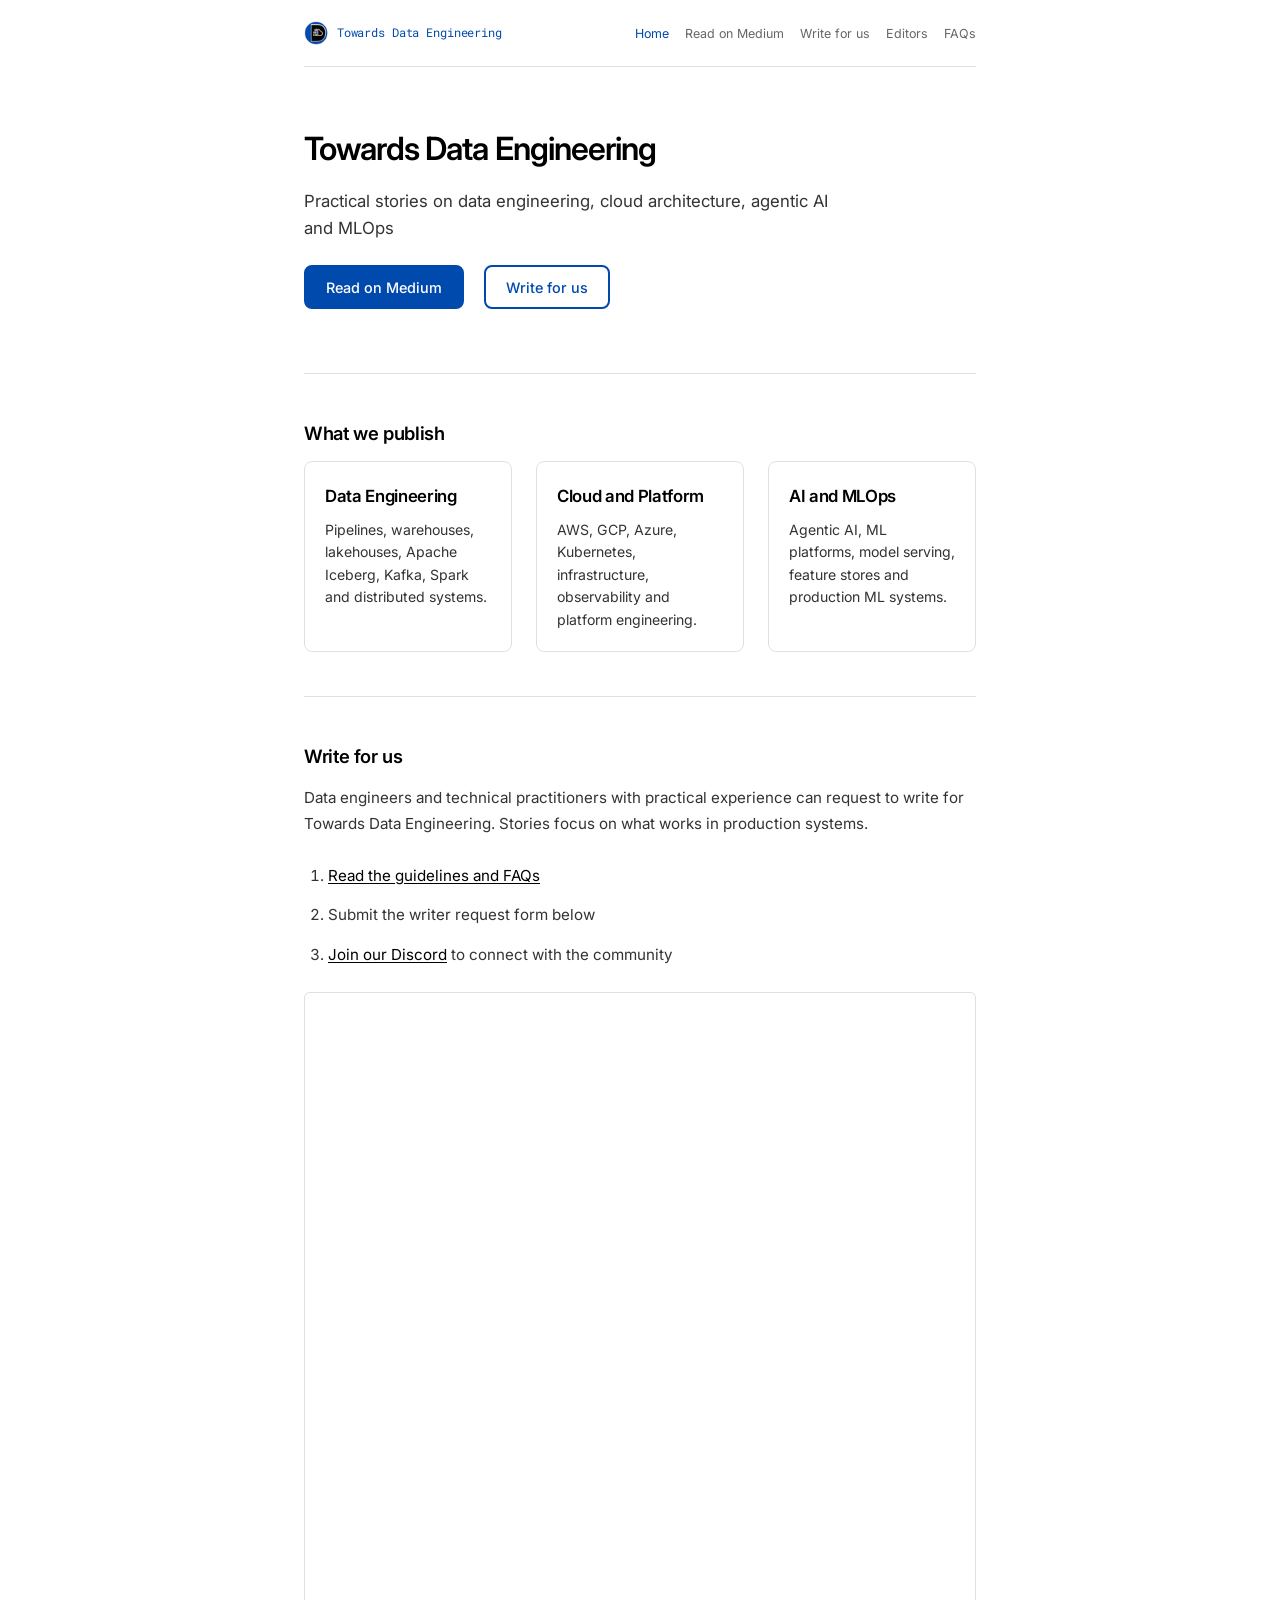
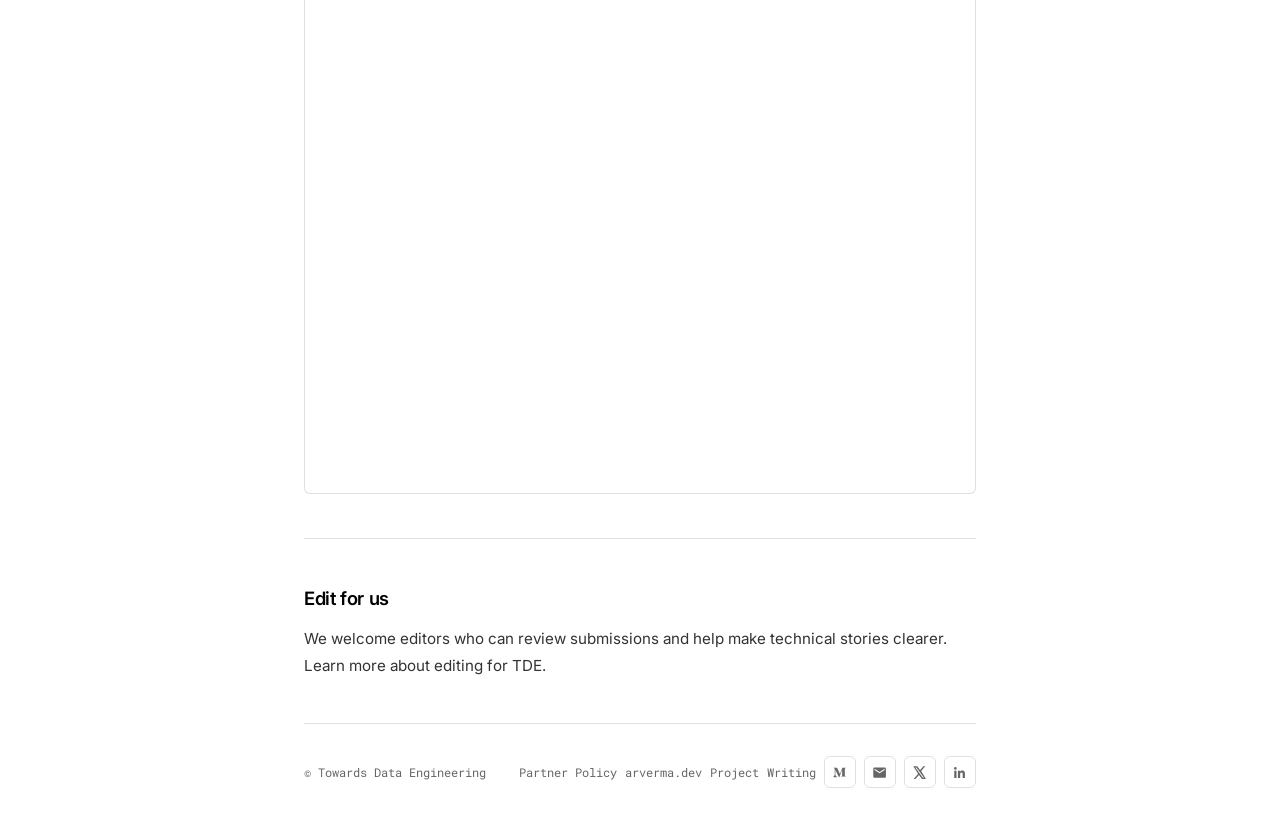
<file: index.html>
<!DOCTYPE html>
<html lang="en">
  <head>
    <meta charset="utf-8" />
    <meta name="viewport" content="width=device-width, initial-scale=1" />
    <title>Towards Data Engineering | Data Engineering on Medium</title>
    <meta
      name="description"
      content="Towards Data Engineering is a Medium publication on data engineering, cloud, AI and MLOps. Read practical stories or write for us."
    />
    <meta name="robots" content="index, follow" />
    <link rel="canonical" href="https://tde.arverma.dev/" />
    <meta property="og:type" content="website" />
    <meta property="og:site_name" content="Towards Data Engineering" />
    <meta property="og:title" content="Towards Data Engineering | Data Engineering on Medium" />
    <meta
      property="og:description"
      content="Towards Data Engineering is a Medium publication on data engineering, cloud, AI and MLOps. Read practical stories or write for us."
    />
    <meta property="og:url" content="https://tde.arverma.dev/" />
    <meta property="og:image" content="https://tde.arverma.dev/assets/og-image.png" />
    <meta property="og:image:width" content="1200" />
    <meta property="og:image:height" content="630" />
    <meta property="og:image:type" content="image/png" />
    <meta name="twitter:card" content="summary_large_image" />
    <meta name="twitter:title" content="Towards Data Engineering | Data Engineering on Medium" />
    <meta
      name="twitter:description"
      content="Towards Data Engineering is a Medium publication on data engineering, cloud, AI and MLOps. Read practical stories or write for us."
    />
    <meta name="twitter:image" content="https://tde.arverma.dev/assets/og-image.png" />
    <script type="application/ld+json">
      {
        "@context": "https://schema.org",
        "@graph": [
          {
            "@type": "Organization",
            "@id": "https://tde.arverma.dev/#organization",
            "name": "Towards Data Engineering",
            "url": "https://tde.arverma.dev/",
            "logo": "https://tde.arverma.dev/assets/icon-192.png",
            "email": "towardsdataengg@gmail.com",
            "founder": {
              "@type": "Person",
              "@id": "https://arverma.dev/#person",
              "name": "Aman Ranjan Verma",
              "url": "https://arverma.dev/",
              "sameAs": ["https://x.com/100pebhari"]
            },
            "sameAs": [
              "https://medium.com/towards-data-engineering",
              "https://x.com/TowardsDataEngg",
              "https://www.linkedin.com/company/towards-data-engineering/"
            ]
          },
          {
            "@type": "WebSite",
            "@id": "https://tde.arverma.dev/#website",
            "url": "https://tde.arverma.dev/",
            "name": "Towards Data Engineering",
            "publisher": { "@id": "https://tde.arverma.dev/#organization" }
          },
          {
            "@type": "WebPage",
            "@id": "https://tde.arverma.dev/#webpage",
            "url": "https://tde.arverma.dev/",
            "name": "Towards Data Engineering | Data Engineering on Medium",
            "description": "Towards Data Engineering is a Medium publication on data engineering, cloud, AI and MLOps. Read practical stories or write for us.",
            "isPartOf": { "@id": "https://tde.arverma.dev/#website" },
            "about": { "@id": "https://tde.arverma.dev/#organization" }
          }
        ]
      }
    </script>
    <link rel="icon" href="assets/favicon-32.png" type="image/png" sizes="32x32" />
    <link rel="icon" href="assets/favicon.png" type="image/png" sizes="any" />
    <link rel="apple-touch-icon" href="assets/apple-touch-icon.png" />
    <link rel="preconnect" href="https://fonts.googleapis.com" />
    <link rel="preconnect" href="https://fonts.gstatic.com" crossorigin />
    <link
      href="https://fonts.googleapis.com/css2?family=Inter:wght@400;500;600&family=Roboto+Mono:wght@400;500&display=swap"
      rel="stylesheet"
    />
    <link rel="stylesheet" href="css/global.css" />
  </head>
  <body>
    <a class="skip-link" href="#main">Skip to content</a>
    <div class="page">
      <nav class="nav" aria-label="Primary">
        <a class="nav-brand" href="/">
          <img
            class="nav-mark"
            src="assets/favicon-32.png"
            width="28"
            height="28"
            alt="Towards Data Engineering logo"
          />
          <span class="nav-logo">Towards Data Engineering</span>
        </a>
        <ul class="nav-links">
          <li><a href="/" aria-current="page">Home</a></li>
          <li><a href="https://medium.com/towards-data-engineering" target="_blank" rel="noopener">Read on Medium</a></li>
          <li><a href="#write">Write for us</a></li>
          <li><a href="editors.html">Editors</a></li>
          <li><a href="faqs.html">FAQs</a></li>
        </ul>
      </nav>

      <main id="main">
        <header class="hero">
          <h1 class="hero-name">Towards Data Engineering</h1>
          <p class="hero-tagline">
            Practical stories on data engineering, cloud architecture, agentic AI and MLOps
          </p>
          <div class="hero-actions">
            <a class="button button-primary" href="https://medium.com/towards-data-engineering" target="_blank" rel="noopener">Read on Medium</a>
            <a class="button button-secondary" href="#write">Write for us</a>
          </div>
        </header>

        <section class="section">
          <h2 class="section-title">What we publish</h2>
          <ul class="topic-list">
            <li class="topic-item">
              <h3 class="topic-name">Data Engineering</h3>
              <p class="topic-desc">Pipelines, warehouses, lakehouses, Apache Iceberg, Kafka, Spark and distributed systems.</p>
            </li>
            <li class="topic-item">
              <h3 class="topic-name">Cloud and Platform</h3>
              <p class="topic-desc">AWS, GCP, Azure, Kubernetes, infrastructure, observability and platform engineering.</p>
            </li>
            <li class="topic-item">
              <h3 class="topic-name">AI and MLOps</h3>
              <p class="topic-desc">Agentic AI, ML platforms, model serving, feature stores and production ML systems.</p>
            </li>
          </ul>
        </section>

        <section class="section" id="write">
          <h2 class="section-title">Write for us</h2>
          <p class="section-body">
            Data engineers and technical practitioners with practical experience can request to write for Towards Data Engineering. Stories focus on what works in production systems.
          </p>
          <ol class="steps-list">
            <li><a href="faqs.html">Read the guidelines and FAQs</a></li>
            <li>Submit the writer request form below</li>
            <li><a data-discord-link href="#">Join our Discord</a> to connect with the community</li>
          </ol>
          <div class="form-embed">
            <iframe
              src="https://docs.google.com/forms/d/e/1FAIpQLSeVCp8TaDkdbPjp7aX94Ck4LaxaVjkb65P8IfoFq_Y25jFF8w/viewform?embedded=true"
              title="Writer request form for Towards Data Engineering"
              loading="lazy"
            >
              Loading form...
            </iframe>
          </div>
        </section>

        <section class="section section-editors">
          <h2 class="section-title">Edit for us</h2>
          <p class="section-body">
            We welcome editors who can review submissions and help make technical stories clearer. <a href="editors.html">Learn more about editing for TDE</a>.
          </p>
        </section>
      </main>

      <footer class="footer">
        <span>© Towards Data Engineering</span>
        <nav class="footer-links" aria-label="Footer">
          <a href="partner-policy.html">Partner Policy</a>
          <a href="https://arverma.dev/" target="_blank" rel="noopener">arverma.dev</a>
          <a href="https://arverma.dev/projects/towards-data-engineering/" target="_blank" rel="noopener">Project</a>
          <a href="https://arverma.dev/writing/" target="_blank" rel="noopener">Writing</a>
          <a
            class="icon-link"
            href="https://medium.com/towards-data-engineering"
            target="_blank"
            rel="noopener noreferrer"
            aria-label="Read Towards Data Engineering on Medium"
            title="Medium"
          >
            <svg viewBox="0 0 24 24" aria-hidden="true">
              <path
                d="M4.07 6.18c.1-.4-.1-.8-.5-.95L2.2 4.6v-.35h5.8l4.48 9.85 3.94-9.85H22v.35l-1.55.75c-.13.05-.2.18-.2.32v10.9c0 .14.07.27.2.32l1.5.75v.35h-7.56v-.35l1.56-.76c.15-.07.15-.14.15-.32V7.7l-4.6 11.66h-.62L5.35 7.7v7.82c-.04.3.06.61.28.83l2.06 2.5v.35H2v-.35l2.06-2.5c.21-.22.3-.53.26-.83V6.18z"
              />
            </svg>
          </a>
          <a
            class="icon-link"
            href="mailto:towardsdataengg@gmail.com"
            aria-label="Email Towards Data Engineering"
            title="Email"
          >
            <svg viewBox="0 0 24 24" aria-hidden="true">
              <path
                d="M20 4H4c-1.1 0-2 .9-2 2v12c0 1.1.9 2 2 2h16c1.1 0 2-.9 2-2V6c0-1.1-.9-2-2-2zm0 4-8 5L4 8V6l8 5 8-5v2z"
              />
            </svg>
          </a>
          <a
            class="icon-link"
            href="https://x.com/TowardsDataEngg"
            target="_blank"
            rel="noopener noreferrer"
            aria-label="Follow Towards Data Engineering on X"
            title="X"
          >
            <svg viewBox="0 0 24 24" aria-hidden="true">
              <path
                d="M18.24 2H21l-6.55 7.49L22 22h-6.17l-4.83-6.32L5.4 22H2.63l7-8.01L2 2h6.32l4.36 5.78L18.24 2zm-1.08 18.1h1.7L7.01 3.8H5.18l11.98 16.3z"
              />
            </svg>
          </a>
          <a
            class="icon-link"
            href="https://www.linkedin.com/company/towards-data-engineering/"
            target="_blank"
            rel="noopener noreferrer"
            aria-label="Follow Towards Data Engineering on LinkedIn"
            title="LinkedIn"
          >
            <svg viewBox="0 0 24 24" aria-hidden="true">
              <path
                d="M20.45 20.45h-3.55v-5.57c0-1.33-.03-3.04-1.85-3.04-1.85 0-2.14 1.45-2.14 2.94v5.67H9.35V9h3.41v1.56h.05c.47-.9 1.63-1.85 3.37-1.85 3.6 0 4.27 2.37 4.27 5.46v6.28zM5.34 7.43a2.06 2.06 0 1 1 0-4.12 2.06 2.06 0 0 1 0 4.12zM7.12 20.45H3.56V9h3.56v11.45z"
              />
            </svg>
          </a>
        </nav>
      </footer>
    </div>
    <script src="js/site.js"></script>
  </body>
</html>
</file>
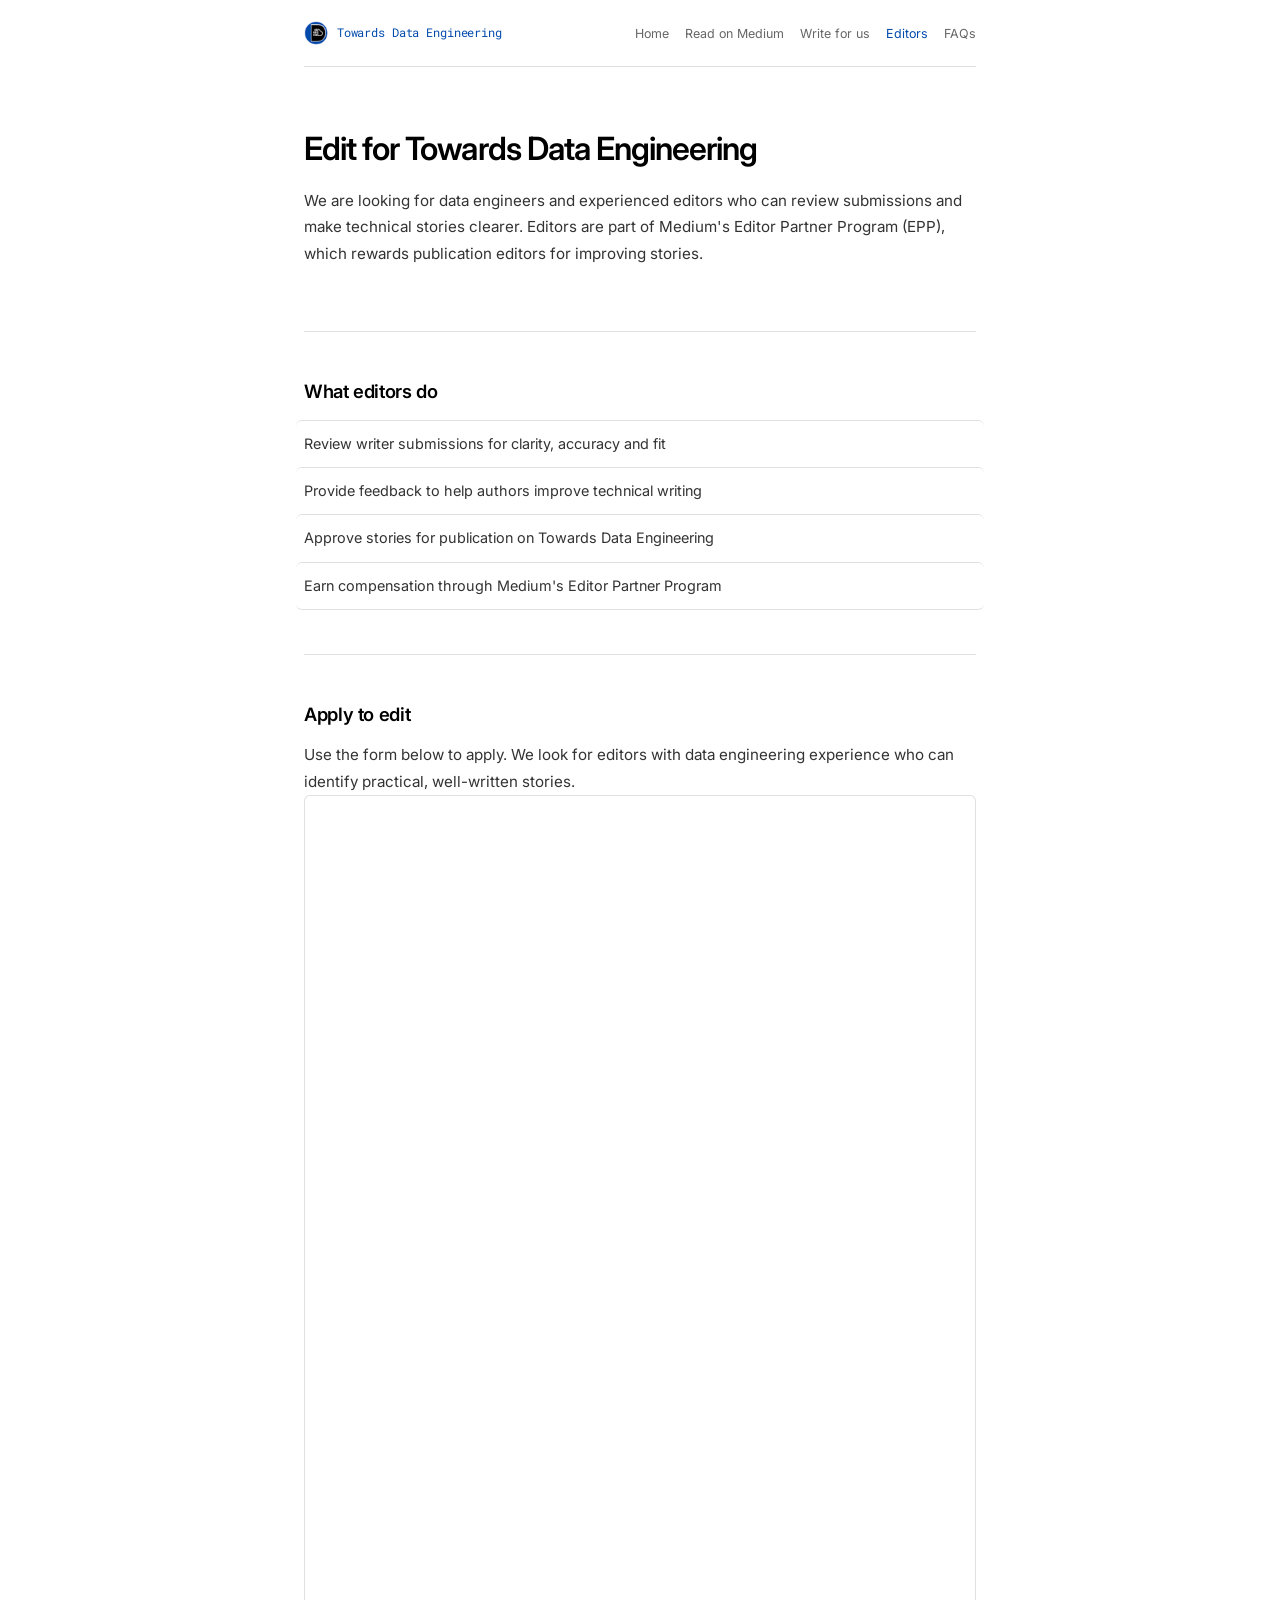
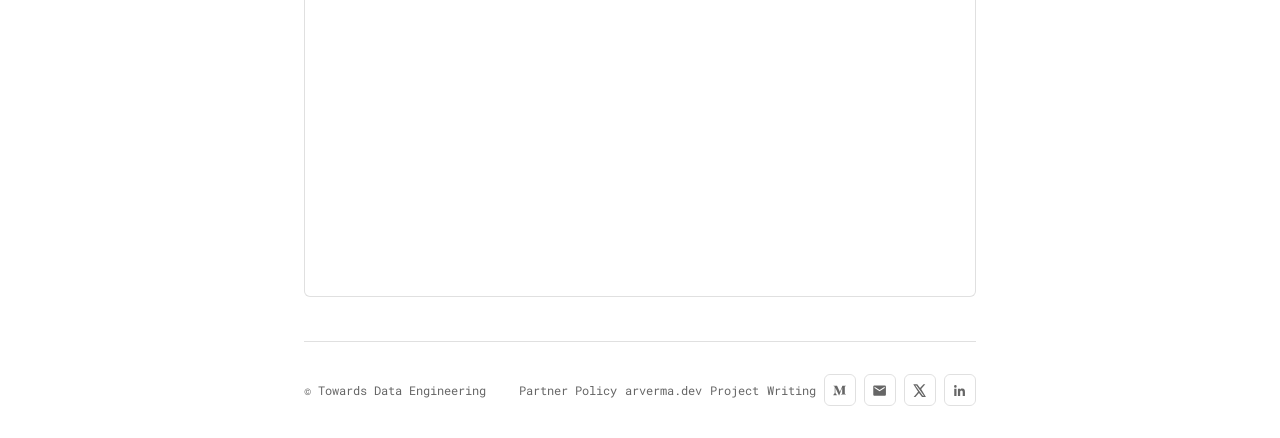
<file: editors.html>
<!DOCTYPE html>
<html lang="en">
  <head>
    <meta charset="utf-8" />
    <meta name="viewport" content="width=device-width, initial-scale=1" />
    <title>Edit for Towards Data Engineering Medium Publication</title>
    <meta
      name="description"
      content="Become an editor for Towards Data Engineering, a Medium publication. Review and improve data engineering stories."
    />
    <meta name="robots" content="index, follow" />
    <link rel="canonical" href="https://tde.arverma.dev/editors.html" />
    <meta property="og:type" content="website" />
    <meta property="og:site_name" content="Towards Data Engineering" />
    <meta property="og:title" content="Edit for Towards Data Engineering | Editors Wanted" />
    <meta
      property="og:description"
      content="Become an editor for Towards Data Engineering. Help review and improve data engineering stories on Medium."
    />
    <meta property="og:url" content="https://tde.arverma.dev/editors.html" />
    <meta property="og:image" content="https://tde.arverma.dev/assets/og-image.png" />
    <meta property="og:image:width" content="1200" />
    <meta property="og:image:height" content="630" />
    <meta property="og:image:type" content="image/png" />
    <meta name="twitter:card" content="summary_large_image" />
    <meta name="twitter:title" content="Edit for Towards Data Engineering" />
    <meta
      name="twitter:description"
      content="Become an editor for Towards Data Engineering. Help review and improve data engineering stories on Medium."
    />
    <meta name="twitter:image" content="https://tde.arverma.dev/assets/og-image.png" />
    <script type="application/ld+json">
      {
        "@context": "https://schema.org",
        "@graph": [
          {
            "@type": "WebPage",
            "@id": "https://tde.arverma.dev/editors.html#webpage",
            "url": "https://tde.arverma.dev/editors.html",
            "name": "Edit for Towards Data Engineering | Editors Wanted",
            "description": "Become an editor for Towards Data Engineering. Help review and improve data engineering stories on Medium.",
            "isPartOf": { "@id": "https://tde.arverma.dev/#website" },
            "about": { "@id": "https://tde.arverma.dev/#organization" },
            "publisher": { "@id": "https://tde.arverma.dev/#organization" }
          },
          {
            "@type": "BreadcrumbList",
            "itemListElement": [
              {
                "@type": "ListItem",
                "position": 1,
                "name": "Home",
                "item": "https://tde.arverma.dev/"
              },
              {
                "@type": "ListItem",
                "position": 2,
                "name": "Editors",
                "item": "https://tde.arverma.dev/editors.html"
              }
            ]
          }
        ]
      }
    </script>
    <link rel="icon" href="assets/favicon-32.png" type="image/png" sizes="32x32" />
    <link rel="icon" href="assets/favicon.png" type="image/png" sizes="any" />
    <link rel="apple-touch-icon" href="assets/apple-touch-icon.png" />
    <link rel="preconnect" href="https://fonts.googleapis.com" />
    <link rel="preconnect" href="https://fonts.gstatic.com" crossorigin />
    <link
      href="https://fonts.googleapis.com/css2?family=Inter:wght@400;500;600&family=Roboto+Mono:wght@400;500&display=swap"
      rel="stylesheet"
    />
    <link rel="stylesheet" href="css/global.css" />
  </head>
  <body>
    <a class="skip-link" href="#main">Skip to content</a>
    <div class="page">
      <nav class="nav" aria-label="Primary">
        <a class="nav-brand" href="/">
          <img
            class="nav-mark"
            src="assets/favicon-32.png"
            width="28"
            height="28"
            alt="Towards Data Engineering logo"
          />
          <span class="nav-logo">Towards Data Engineering</span>
        </a>
        <ul class="nav-links">
          <li><a href="/">Home</a></li>
          <li><a href="https://medium.com/towards-data-engineering" target="_blank" rel="noopener">Read on Medium</a></li>
          <li><a href="/#write">Write for us</a></li>
          <li><a href="editors.html" aria-current="page">Editors</a></li>
          <li><a href="faqs.html">FAQs</a></li>
        </ul>
      </nav>

      <main id="main">
        <header class="hero">
          <h1 class="hero-name">Edit for Towards Data Engineering</h1>
          <p class="hero-bio">
            We are looking for data engineers and experienced editors who can review submissions and make technical stories clearer. Editors are part of Medium's <a href="https://medium.com/blog/partner-program-update-starting-june-1-were-rewarding-editors-for-stories-they-edit-aaec12a97cea" target="_blank" rel="noopener">Editor Partner Program</a> (EPP), which rewards publication editors for improving stories.
          </p>
        </header>

        <section class="section">
          <h2 class="section-title">What editors do</h2>
          <ul class="checklist">
            <li>Review writer submissions for clarity, accuracy and fit</li>
            <li>Provide feedback to help authors improve technical writing</li>
            <li>Approve stories for publication on Towards Data Engineering</li>
            <li>Earn compensation through Medium's Editor Partner Program</li>
          </ul>
        </section>

        <section class="section">
          <h2 class="section-title">Apply to edit</h2>
          <p class="section-body">
            Use the form below to apply. We look for editors with data engineering experience who can identify practical, well-written stories.
          </p>
          <div class="form-embed">
            <iframe
              src="https://docs.google.com/forms/d/e/1FAIpQLSddJL7dcy02bX-_8-bD3eptPvItkPj_fJriDU2YU_qkJCekiQ/viewform?embedded=true"
              title="Editor application form for Towards Data Engineering"
              loading="lazy"
            >
              Loading form...
            </iframe>
          </div>
        </section>
      </main>

      <footer class="footer">
        <span>© Towards Data Engineering</span>
        <nav class="footer-links" aria-label="Footer">
          <a href="partner-policy.html">Partner Policy</a>
          <a href="https://arverma.dev/" target="_blank" rel="noopener">arverma.dev</a>
          <a href="https://arverma.dev/projects/towards-data-engineering/" target="_blank" rel="noopener">Project</a>
          <a href="https://arverma.dev/writing/" target="_blank" rel="noopener">Writing</a>
          <a
            class="icon-link"
            href="https://medium.com/towards-data-engineering"
            target="_blank"
            rel="noopener noreferrer"
            aria-label="Read Towards Data Engineering on Medium"
            title="Medium"
          >
            <svg viewBox="0 0 24 24" aria-hidden="true">
              <path
                d="M4.07 6.18c.1-.4-.1-.8-.5-.95L2.2 4.6v-.35h5.8l4.48 9.85 3.94-9.85H22v.35l-1.55.75c-.13.05-.2.18-.2.32v10.9c0 .14.07.27.2.32l1.5.75v.35h-7.56v-.35l1.56-.76c.15-.07.15-.14.15-.32V7.7l-4.6 11.66h-.62L5.35 7.7v7.82c-.04.3.06.61.28.83l2.06 2.5v.35H2v-.35l2.06-2.5c.21-.22.3-.53.26-.83V6.18z"
              />
            </svg>
          </a>
          <a
            class="icon-link"
            href="mailto:towardsdataengg@gmail.com"
            aria-label="Email Towards Data Engineering"
            title="Email"
          >
            <svg viewBox="0 0 24 24" aria-hidden="true">
              <path
                d="M20 4H4c-1.1 0-2 .9-2 2v12c0 1.1.9 2 2 2h16c1.1 0 2-.9 2-2V6c0-1.1-.9-2-2-2zm0 4-8 5L4 8V6l8 5 8-5v2z"
              />
            </svg>
          </a>
          <a
            class="icon-link"
            href="https://x.com/TowardsDataEngg"
            target="_blank"
            rel="noopener noreferrer"
            aria-label="Follow Towards Data Engineering on X"
            title="X"
          >
            <svg viewBox="0 0 24 24" aria-hidden="true">
              <path
                d="M18.24 2H21l-6.55 7.49L22 22h-6.17l-4.83-6.32L5.4 22H2.63l7-8.01L2 2h6.32l4.36 5.78L18.24 2zm-1.08 18.1h1.7L7.01 3.8H5.18l11.98 16.3z"
              />
            </svg>
          </a>
          <a
            class="icon-link"
            href="https://www.linkedin.com/company/towards-data-engineering/"
            target="_blank"
            rel="noopener noreferrer"
            aria-label="Follow Towards Data Engineering on LinkedIn"
            title="LinkedIn"
          >
            <svg viewBox="0 0 24 24" aria-hidden="true">
              <path
                d="M20.45 20.45h-3.55v-5.57c0-1.33-.03-3.04-1.85-3.04-1.85 0-2.14 1.45-2.14 2.94v5.67H9.35V9h3.41v1.56h.05c.47-.9 1.63-1.85 3.37-1.85 3.6 0 4.27 2.37 4.27 5.46v6.28zM5.34 7.43a2.06 2.06 0 1 1 0-4.12 2.06 2.06 0 0 1 0 4.12zM7.12 20.45H3.56V9h3.56v11.45z"
              />
            </svg>
          </a>
        </nav>
      </footer>
    </div>
    <script src="js/site.js"></script>
  </body>
</html>
</file>
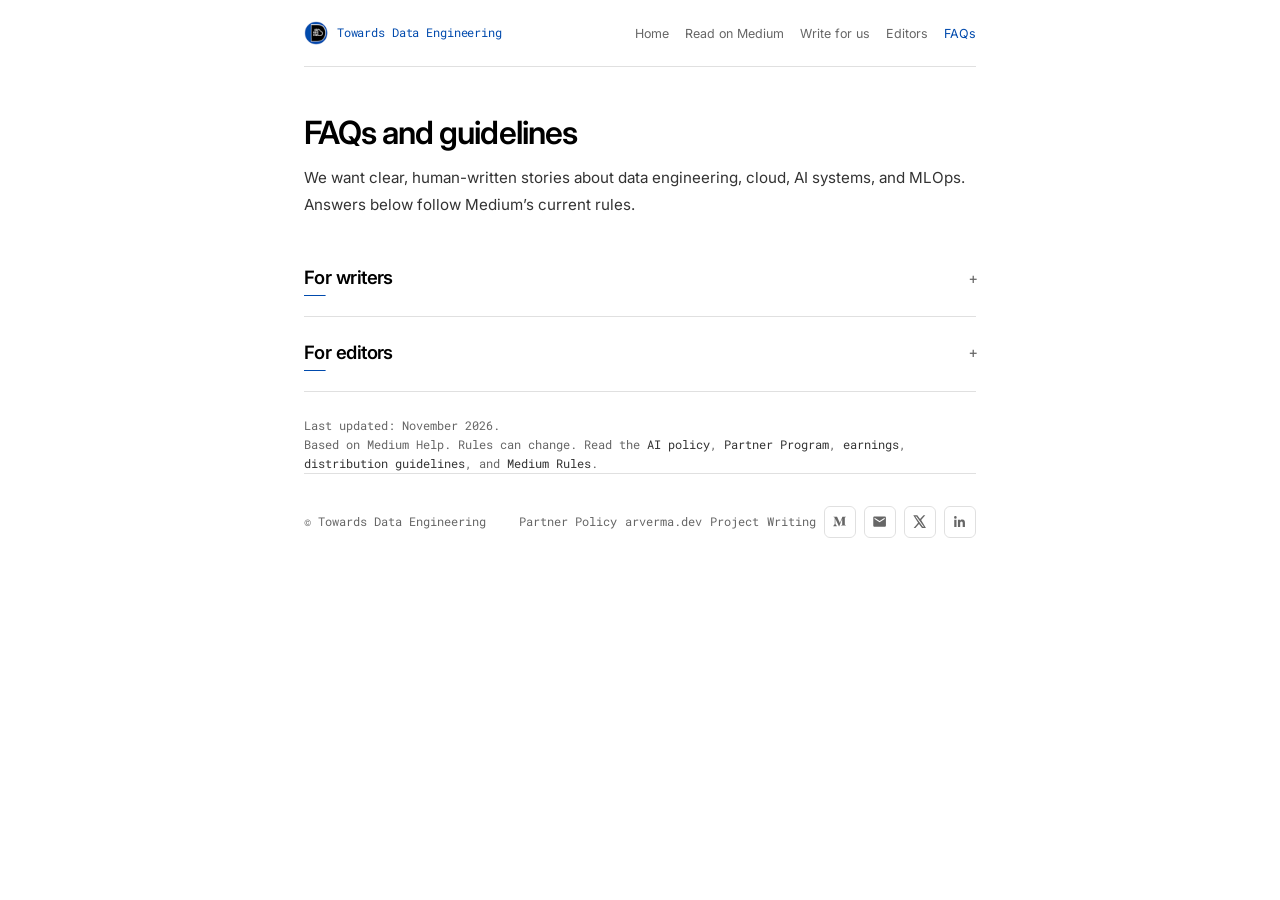
<file: faqs.html>
<!DOCTYPE html>
<html lang="en">
  <head>
    <meta charset="utf-8" />
    <meta name="viewport" content="width=device-width, initial-scale=1" />
    <title>FAQs | Towards Data Engineering Writer Guidelines</title>
    <meta
      name="description"
      content="Writer and editor guidelines for Towards Data Engineering. Learn what to write, how to submit, and publication standards."
    />
    <meta name="robots" content="index, follow" />
    <link rel="canonical" href="https://tde.arverma.dev/faqs.html" />
    <meta property="og:type" content="article" />
    <meta property="og:site_name" content="Towards Data Engineering" />
    <meta property="og:title" content="FAQs | Towards Data Engineering Writer Guidelines" />
    <meta
      property="og:description"
      content="FAQs for writers and editors at Towards Data Engineering, a Medium publication with guidance on how to write for us."
    />
    <meta property="og:url" content="https://tde.arverma.dev/faqs.html" />
    <meta property="og:image" content="https://tde.arverma.dev/assets/og-image.png" />
    <meta property="og:image:width" content="1200" />
    <meta property="og:image:height" content="630" />
    <meta property="og:image:type" content="image/png" />
    <meta name="twitter:card" content="summary_large_image" />
    <meta name="twitter:title" content="Data Engineering Writing Guidelines and FAQs" />
    <meta
      name="twitter:description"
      content="Practical guidance for writing and editing data engineering, cloud, AI systems, and MLOps stories."
    />
    <meta name="twitter:image" content="https://tde.arverma.dev/assets/og-image.png" />
    <script type="application/ld+json">
      {
        "@context": "https://schema.org",
        "@graph": [
          {
            "@type": "WebPage",
            "@id": "https://tde.arverma.dev/faqs.html#webpage",
            "url": "https://tde.arverma.dev/faqs.html",
            "name": "FAQs | Towards Data Engineering Writer Guidelines",
            "description": "FAQs for writers and editors at Towards Data Engineering, a Medium publication with guidance on how to write for us.",
            "dateModified": "2026-11-02",
            "isPartOf": { "@id": "https://tde.arverma.dev/#website" },
            "about": { "@id": "https://tde.arverma.dev/#organization" },
            "publisher": { "@id": "https://tde.arverma.dev/#organization" }
          },
          {
            "@type": "FAQPage",
            "@id": "https://tde.arverma.dev/faqs.html#faq",
            "url": "https://tde.arverma.dev/faqs.html",
            "mainEntity": [
              {
                "@type": "Question",
                "name": "Can I use AI?",
                "acceptedAnswer": {
                  "@type": "Answer",
                  "text": "Do not submit a mostly AI-written story meant to earn. Outlines, spelling, and grammar help are fine; disclose AI help when it wrote words, and mark AI images in the caption."
                }
              },
              {
                "@type": "Question",
                "name": "How do I make money?",
                "acceptedAnswer": {
                  "@type": "Answer",
                  "text": "Join the Partner Program and paywall strong stories for members. Pay varies, and mostly AI-written stories are not eligible to earn."
                }
              },
              {
                "@type": "Question",
                "name": "What should I write?",
                "acceptedAnswer": {
                  "@type": "Answer",
                  "text": "Base the story on work you have done, bugs you have fixed, or a take only you could make. Data engineering, cloud, AI systems, and MLOps all fit."
                }
              },
              {
                "@type": "Question",
                "name": "How should the story read?",
                "acceptedAnswer": {
                  "@type": "Answer",
                  "text": "The title, subtitle, and cover should tell the reader what they will get. Use a clear structure, short paragraphs, plain language, and supported claims."
                }
              },
              {
                "@type": "Question",
                "name": "What does not belong?",
                "acceptedAnswer": {
                  "@type": "Answer",
                  "text": "Sales pitches, signup funnels, click farms, plagiarism, soft ads, spam, scams, hate, undisclosed AI, and bought engagement do not belong."
                }
              },
              {
                "@type": "Question",
                "name": "What about AI when I review?",
                "acceptedAnswer": {
                  "@type": "Answer",
                  "text": "Turn down stories that look mostly written by AI, especially if they are meant to earn. If AI helped, the writer should say so in the first couple of paragraphs."
                }
              },
              {
                "@type": "Question",
                "name": "What should I accept?",
                "acceptedAnswer": {
                  "@type": "Answer",
                  "text": "Accept real experience, a useful takeaway, respect for the reader's time, a fresh angle, and clean writing."
                }
              },
              {
                "@type": "Question",
                "name": "What should I turn down?",
                "acceptedAnswer": {
                  "@type": "Answer",
                  "text": "Turn down mostly AI-written drafts, thin filler, soft ads, plagiarism, clickbait, spammy promotion, and anything unfit for a member's feed."
                }
              },
              {
                "@type": "Question",
                "name": "What should I send back?",
                "acceptedAnswer": {
                  "@type": "Answer",
                  "text": "Send back misleading titles or covers, missing AI disclosure, and stories that still need the writer's own experience."
                }
              },
              {
                "@type": "Question",
                "name": "What about potential partnerships?",
                "acceptedAnswer": {
                  "@type": "Answer",
                  "text": "Do not establish or promise a partnership without the knowledge of the publication's chief editor or admin. Disclose partnerships and share details when in doubt."
                }
              }
            ]
          }
        ]
      }
    </script>
    <link rel="icon" href="assets/favicon-32.png" type="image/png" sizes="32x32" />
    <link rel="icon" href="assets/favicon.png" type="image/png" sizes="any" />
    <link rel="apple-touch-icon" href="assets/apple-touch-icon.png" />
    <link rel="preconnect" href="https://fonts.googleapis.com" />
    <link rel="preconnect" href="https://fonts.gstatic.com" crossorigin />
    <link
      href="https://fonts.googleapis.com/css2?family=Inter:wght@400;500;600&family=Roboto+Mono:wght@400;500&display=swap"
      rel="stylesheet"
    />
    <link rel="stylesheet" href="css/global.css" />
  </head>
  <body>
    <a class="skip-link" href="#main">Skip to content</a>
    <div class="page">
      <nav class="nav" aria-label="Primary">
        <a class="nav-brand" href="/">
          <img
            class="nav-mark"
            src="assets/favicon-32.png"
            width="28"
            height="28"
            alt="Towards Data Engineering logo"
          />
          <span class="nav-logo">Towards Data Engineering</span>
        </a>
        <ul class="nav-links">
          <li><a href="/">Home</a></li>
          <li><a href="https://medium.com/towards-data-engineering" target="_blank" rel="noopener">Read on Medium</a></li>
          <li><a href="/#write">Write for us</a></li>
          <li><a href="editors.html">Editors</a></li>
          <li><a href="faqs.html" aria-current="page">FAQs</a></li>
        </ul>
      </nav>

      <main id="main">
        <header class="page-intro">
          <h1 class="hero-name">FAQs and guidelines</h1>
          <p class="section-body">
            We want clear, human-written stories about data engineering, cloud,
            AI systems, and MLOps. Answers below follow Medium’s current rules.
          </p>
        </header>

        <details class="accordion">
          <summary><span>For writers</span></summary>
          <div class="accordion-body">
            <ul class="faq">
              <li>
                <h3 class="faq-q">Can I use AI?</h3>
                <p class="faq-a">
                  Don’t submit a mostly AI-written story meant to earn. Saying
                  you used AI does not make that okay. Medium can unlock the
                  story and remove you from the Partner Program, often with no
                  appeal. We won’t accept it for TDE either. If you hide that a
                  story was AI-written, it only reaches your own followers.
                  Outlines, spelling, and grammar help are fine. If AI helped
                  write the words, say so in the first couple of paragraphs.
                  Mark AI images in the caption. Don’t use AI to spam, rewrite
                  someone else’s work, or chase SEO with thin copy. Your voice
                  should be obvious on the page.
                </p>
              </li>
              <li>
                <h3 class="faq-q">How do I make money?</h3>
                <p class="faq-a">
                  Join the Partner Program and paywall strong stories for
                  members. You earn when paying members stick around (about 30
                  seconds or more), clap, highlight, reply, or follow you.
                  Boosted stories and stories people actually keep reading tend
                  to earn more. If the title overpromises, earnings can go down.
                  Pay varies. There is no set amount. You cannot earn on mostly
                  AI-written stories, or on stories mainly about Medium, the
                  Partner Program, or “how to make money on Medium.” Read the
                  <a
                    href="https://medium.com/partner-program"
                    target="_blank"
                    rel="noopener noreferrer"
                    >Partner Program</a
                  >
                  and
                  <a
                    href="https://help.medium.com/hc/en-us/articles/360036691193-Medium-Partner-Program-earnings-calculation"
                    target="_blank"
                    rel="noopener noreferrer"
                    >how earnings work</a
                  >.
                </p>
              </li>
              <li>
                <h3 class="faq-q">What should I write?</h3>
                <p class="faq-a">
                  Base the story on work you’ve done, bugs you’ve fixed, or a
                  take only you could make. Data engineering, cloud, AI systems,
                  and MLOps all fit. We review English stories only for now;
                  Medium also Boosts English stories only at this time. Write
                  less, but make it better. The reader should learn something
                  useful, or see why <em>you</em> wrote it. Put the work where
                  those readers already are. Real comments and follows beat
                  tricks. Don’t buy claps, farm fake engagement, or spam tags
                  and mentions.
                </p>
              </li>
              <li>
                <h3 class="faq-q">How should the story read?</h3>
                <p class="faq-a">
                  The title, subtitle, and cover should tell the reader what
                  they’ll get. No clickbait. If the title overpromises, people
                  bounce, and Medium can lower what you earn. Use a clear
                  structure, short paragraphs, and plain language. Back up
                  claims when you can. Credit images, and don’t use others’ work
                  without permission. Add images only when they help. It’s the
                  kind of piece Medium likes to Boost, but Boost is rare and
                  picked by humans.
                </p>
              </li>
              <li>
                <h3 class="faq-q">What doesn’t belong?</h3>
                <p class="faq-a">
                  Sales pitches, signup funnels, and click farms. Paywalled
                  posts mainly about Medium, the Partner Program, Boost, or how
                  to earn on Medium (you can still write those for free; for
                  TDE, stay on the topics above). Plagiarism or close copies.
                  Soft ads, spam, scams, or hate. Undisclosed AI and bought
                  engagement. Breaking Medium’s rules can mean unlocked stories,
                  lost Partner Program access, or account action.
                </p>
              </li>
            </ul>
          </div>
        </details>

        <details class="accordion">
          <summary><span>For editors</span></summary>
          <div class="accordion-body">
            <ul class="faq">
              <li>
                <h3 class="faq-q">What about AI when I review?</h3>
                <p class="faq-a">
                  Turn down stories that look mostly written by AI, especially
                  if they are meant to earn. Writers can lose Partner Program
                  access for that. If AI helped, they should say so in the first
                  couple of paragraphs. AI pictures need a note in the caption.
                  If disclosure is missing and the draft looks assisted, send it
                  back.
                </p>
              </li>
              <li>
                <h3 class="faq-q">What should I accept?</h3>
                <p class="faq-a">
                  Real experience, a useful takeaway, respect for the reader’s
                  time, a fresh angle, and clean writing. Ask: would a paying
                  member feel glad they opened this? Accept stories you’d be
                  glad to see in that feed. Boost is rare and human-reviewed. If
                  you wouldn’t share the piece yourself, it probably isn’t
                  ready.
                </p>
              </li>
              <li>
                <h3 class="faq-q">What should I turn down?</h3>
                <p class="faq-a">
                  Mostly AI-written drafts. Thin filler and rehashes. Soft ads
                  or signup funnels. Plagiarism or close rewrites. Clickbait
                  titles. Posts mainly about Medium or “how to earn on Medium.”
                  Spammy tags or shout-outs. Anything you’d be embarrassed to
                  put in a member’s feed.
                </p>
              </li>
              <li>
                <h3 class="faq-q">What should I send back?</h3>
                <p class="faq-a">
                  Misleading titles or covers. Missing AI disclosure when the
                  draft looks assisted. Stories that still need the writer’s own
                  experience. Ask them to tighten, clarify, or rewrite before
                  you accept.
                </p>
              </li>
              <li>
                <h3 class="faq-q">What about potential partnerships?</h3>
                <p class="faq-a">
                  Be cautious when discussing them. Don’t establish or promise
                  any partnership without the knowledge of the publication’s
                  chief editor or admin. Failing to disclose a partnership can
                  lead to removal from the publication as a writer or editor,
                  and may result in being blacklisted from Medium. When in
                  doubt, share the details with them before responding or
                  making commitments.
                </p>
              </li>
            </ul>
          </div>
        </details>

        <p class="mono-note">
          Last updated: November 2026.
          <br />
          Based on Medium Help. Rules can change. Read the
          <a
            href="https://help.medium.com/hc/en-us/articles/22576852947223-Artificial-Intelligence-AI-content-policy"
            target="_blank"
            rel="noopener noreferrer"
            >AI policy</a
          >,
          <a
            href="https://medium.com/partner-program"
            target="_blank"
            rel="noopener noreferrer"
            >Partner Program</a
          >,
          <a
            href="https://help.medium.com/hc/en-us/articles/360036691193-Medium-Partner-Program-earnings-calculation"
            target="_blank"
            rel="noopener noreferrer"
            >earnings</a
          >,
          <a
            href="https://help.medium.com/hc/en-us/articles/360006362473-Medium-s-Distribution-Guidelines-How-curators-review-stories-for-Boost-General-and-Network-Distribution"
            target="_blank"
            rel="noopener noreferrer"
            >distribution guidelines</a
          >, and
          <a
            href="https://policy.medium.com/medium-rules-30e5502c4eb4"
            target="_blank"
            rel="noopener noreferrer"
            >Medium Rules</a
          >.
        </p>
      </main>

      <footer class="footer">
        <span>© Towards Data Engineering</span>
        <nav class="footer-links" aria-label="Footer">
          <a href="partner-policy.html">Partner Policy</a>
          <a href="https://arverma.dev/" target="_blank" rel="noopener">arverma.dev</a>
          <a href="https://arverma.dev/projects/towards-data-engineering/" target="_blank" rel="noopener">Project</a>
          <a href="https://arverma.dev/writing/" target="_blank" rel="noopener">Writing</a>
          <a
            class="icon-link"
            href="https://medium.com/towards-data-engineering"
            target="_blank"
            rel="noopener noreferrer"
            aria-label="Read Towards Data Engineering on Medium"
            title="Medium"
          >
            <svg viewBox="0 0 24 24" aria-hidden="true">
              <path
                d="M4.07 6.18c.1-.4-.1-.8-.5-.95L2.2 4.6v-.35h5.8l4.48 9.85 3.94-9.85H22v.35l-1.55.75c-.13.05-.2.18-.2.32v10.9c0 .14.07.27.2.32l1.5.75v.35h-7.56v-.35l1.56-.76c.15-.07.15-.14.15-.32V7.7l-4.6 11.66h-.62L5.35 7.7v7.82c-.04.3.06.61.28.83l2.06 2.5v.35H2v-.35l2.06-2.5c.21-.22.3-.53.26-.83V6.18z"
              />
            </svg>
          </a>
          <a
            class="icon-link"
            href="mailto:towardsdataengg@gmail.com"
            aria-label="Email Towards Data Engineering"
            title="Email"
          >
            <svg viewBox="0 0 24 24" aria-hidden="true">
              <path
                d="M20 4H4c-1.1 0-2 .9-2 2v12c0 1.1.9 2 2 2h16c1.1 0 2-.9 2-2V6c0-1.1-.9-2-2-2zm0 4-8 5L4 8V6l8 5 8-5v2z"
              />
            </svg>
          </a>
          <a
            class="icon-link"
            href="https://x.com/TowardsDataEngg"
            target="_blank"
            rel="noopener noreferrer"
            aria-label="Follow Towards Data Engineering on X"
            title="X"
          >
            <svg viewBox="0 0 24 24" aria-hidden="true">
              <path
                d="M18.24 2H21l-6.55 7.49L22 22h-6.17l-4.83-6.32L5.4 22H2.63l7-8.01L2 2h6.32l4.36 5.78L18.24 2zm-1.08 18.1h1.7L7.01 3.8H5.18l11.98 16.3z"
              />
            </svg>
          </a>
          <a
            class="icon-link"
            href="https://www.linkedin.com/company/towards-data-engineering/"
            target="_blank"
            rel="noopener noreferrer"
            aria-label="Follow Towards Data Engineering on LinkedIn"
            title="LinkedIn"
          >
            <svg viewBox="0 0 24 24" aria-hidden="true">
              <path
                d="M20.45 20.45h-3.55v-5.57c0-1.33-.03-3.04-1.85-3.04-1.85 0-2.14 1.45-2.14 2.94v5.67H9.35V9h3.41v1.56h.05c.47-.9 1.63-1.85 3.37-1.85 3.6 0 4.27 2.37 4.27 5.46v6.28zM5.34 7.43a2.06 2.06 0 1 1 0-4.12 2.06 2.06 0 0 1 0 4.12zM7.12 20.45H3.56V9h3.56v11.45z"
              />
            </svg>
          </a>
        </nav>
      </footer>
    </div>
    <script src="js/site.js"></script>
  </body>
</html>
</file>
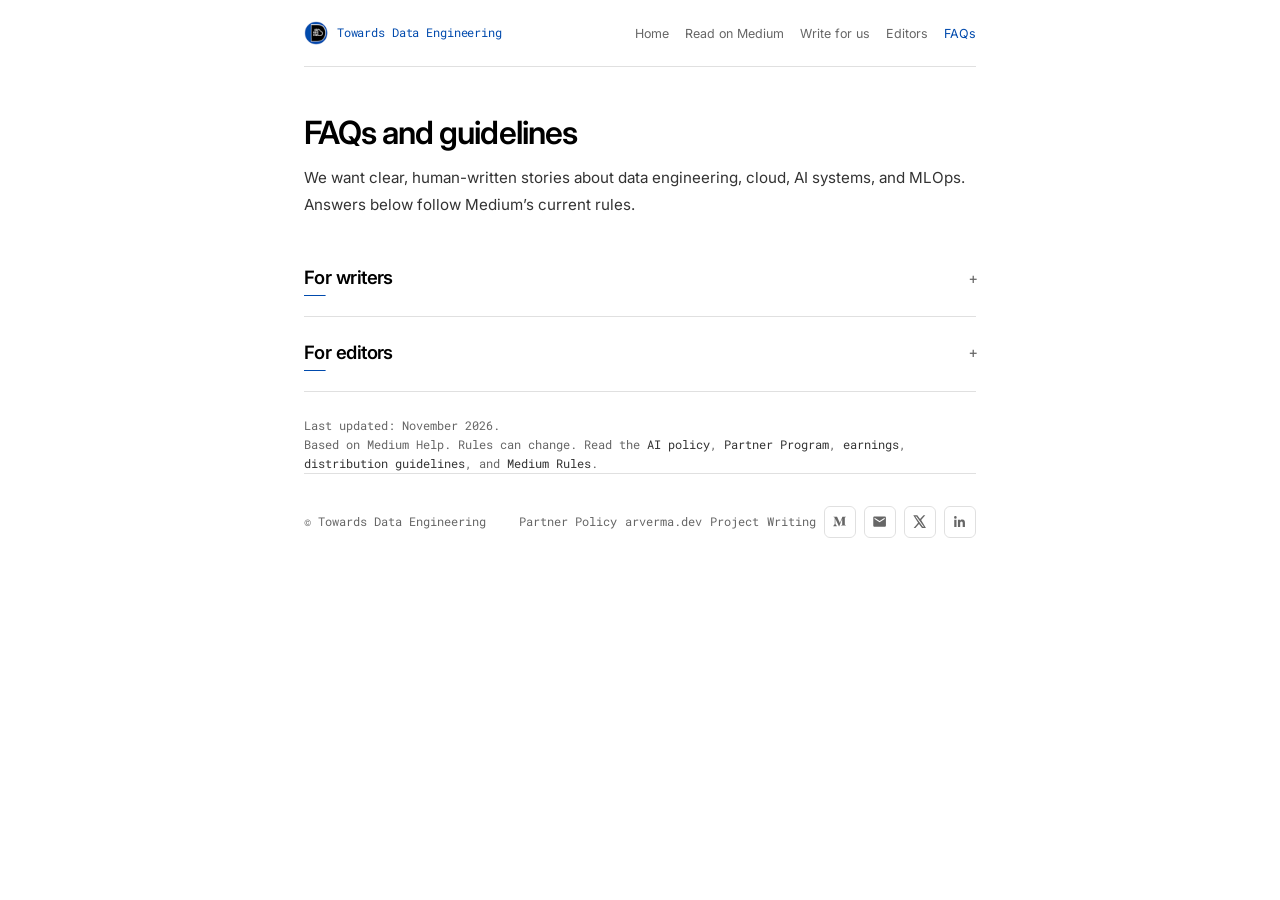
<file: guidelines.html>
<!DOCTYPE html>
<html lang="en">
  <head>
    <meta charset="utf-8" />
    <meta name="viewport" content="width=device-width, initial-scale=1" />
    <meta http-equiv="refresh" content="0; url=faqs.html" />
    <meta name="robots" content="noindex, follow" />
    <link rel="canonical" href="https://tde.arverma.dev/guidelines.html" />
    <title>Write for Us Guidelines | Towards Data Engineering Medium Publication</title>
    <meta
      name="description"
      content="Legacy write for us guidelines for Towards Data Engineering, a Medium publication for writers and editors. Continue to the current FAQs."
    />
    <meta property="og:type" content="website" />
    <meta property="og:site_name" content="Towards Data Engineering" />
    <meta property="og:title" content="Write for Us Guidelines | Towards Data Engineering" />
    <meta
      property="og:description"
      content="Legacy write for us guidelines for the Towards Data Engineering Medium publication."
    />
    <meta property="og:url" content="https://tde.arverma.dev/guidelines.html" />
    <meta property="og:image" content="https://tde.arverma.dev/assets/og-image.png" />
    <meta property="og:image:width" content="1200" />
    <meta property="og:image:height" content="630" />
    <meta property="og:image:type" content="image/png" />
    <meta name="twitter:card" content="summary_large_image" />
    <meta name="twitter:title" content="Write for Us Guidelines | Towards Data Engineering" />
    <meta
      name="twitter:description"
      content="Legacy write for us guidelines for the Towards Data Engineering Medium publication."
    />
    <meta name="twitter:image" content="https://tde.arverma.dev/assets/og-image.png" />
    <script>
      location.replace("faqs.html");
    </script>
  </head>
  <body>
    <main>
      <h1>Write for Us Guidelines</h1>
      <p><a href="faqs.html">Continue to the current FAQs and guidelines</a></p>
    </main>
    <footer>
      <a href="https://arverma.dev/">arverma.dev</a>
      <a href="https://arverma.dev/projects/towards-data-engineering/">Project</a>
      <a href="https://arverma.dev/writing/">Writing</a>
    </footer>
  </body>
</html>
</file>
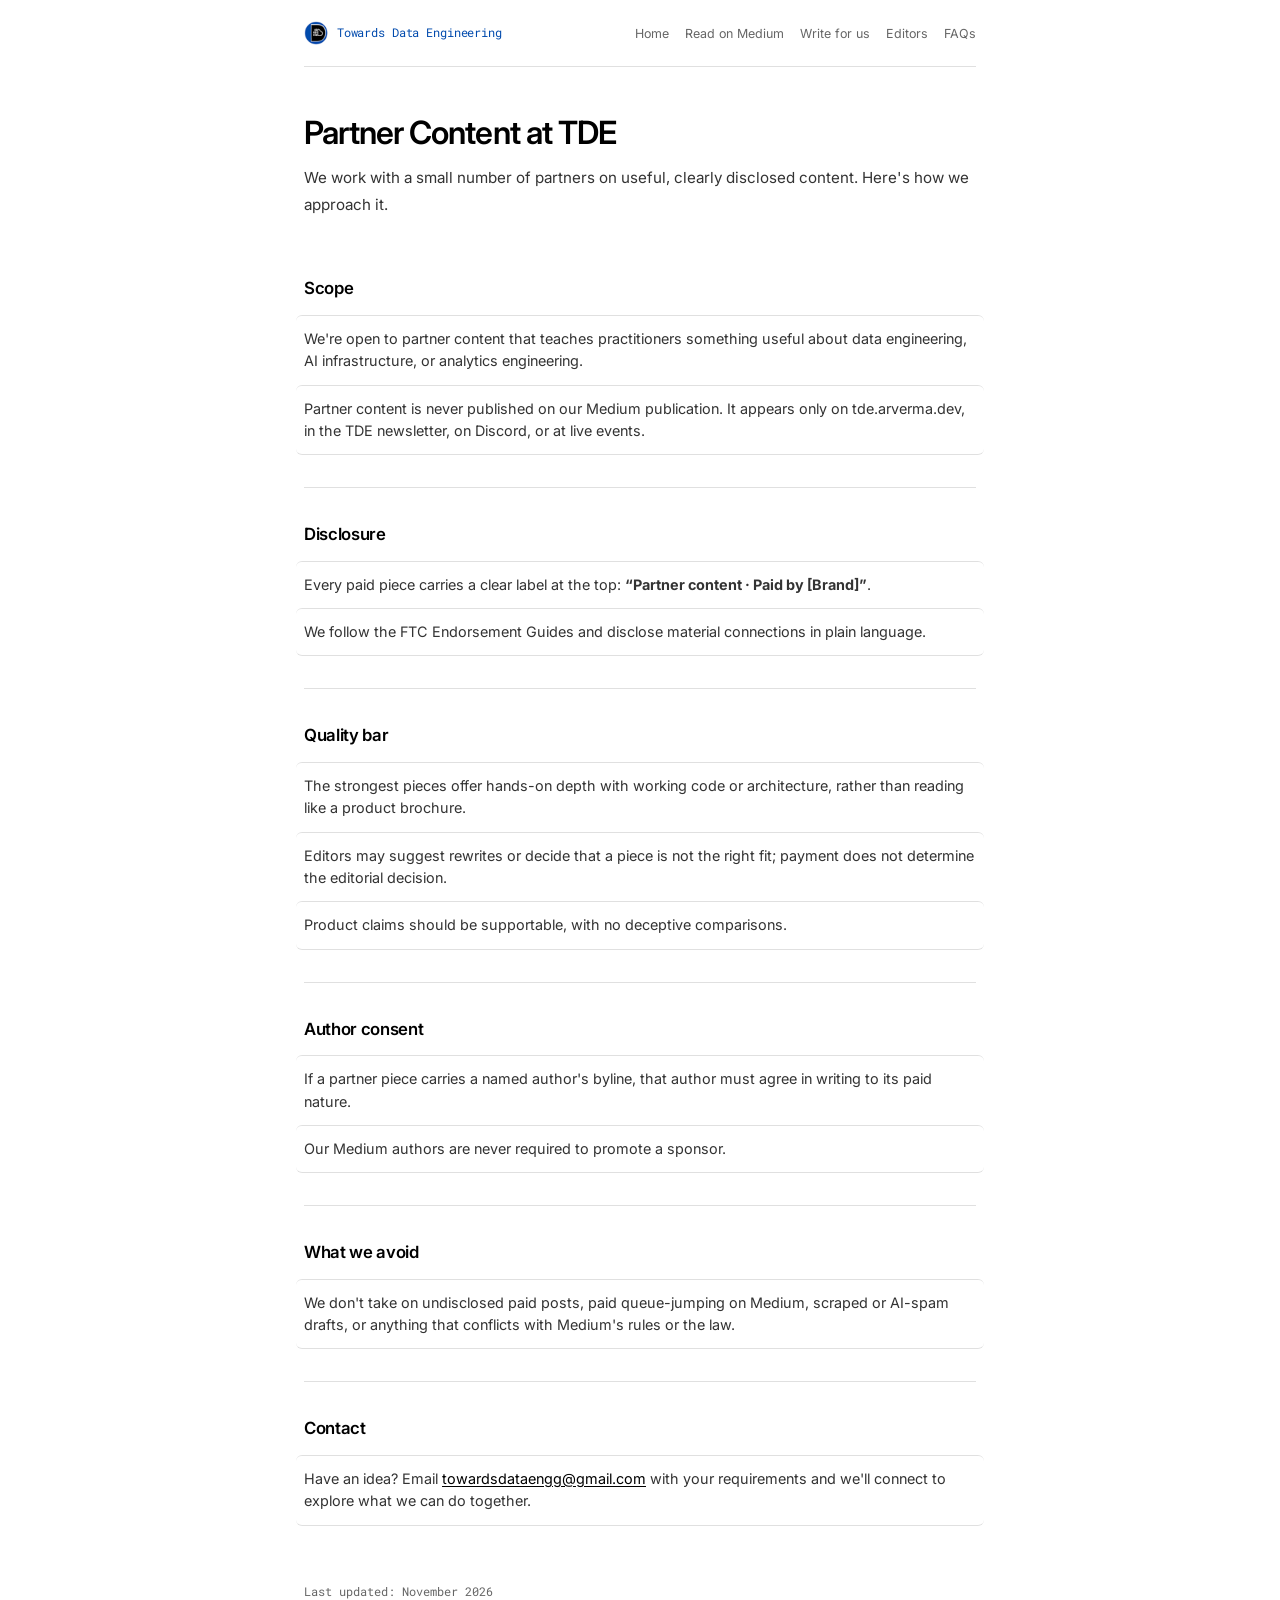
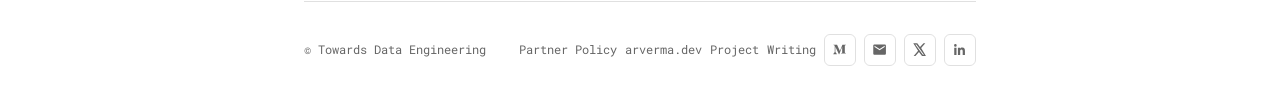
<file: partner-policy.html>
<!DOCTYPE html>
<html lang="en">
  <head>
    <meta charset="utf-8" />
    <meta name="viewport" content="width=device-width, initial-scale=1" />
    <title>Partner Policy | Towards Data Engineering</title>
    <meta
      name="description"
      content="Partner content policy for Towards Data Engineering. Clear standards for sponsored content and partnerships."
    />
    <meta name="robots" content="index, follow" />
    <link rel="canonical" href="https://tde.arverma.dev/partner-policy.html" />
    <meta property="og:type" content="article" />
    <meta property="og:site_name" content="Towards Data Engineering" />
    <meta property="og:title" content="Partner Policy | Towards Data Engineering" />
    <meta
      property="og:description"
      content="Partner content policy for Towards Data Engineering, a Medium publication with clear standards for writers, editors, and partners."
    />
    <meta property="og:url" content="https://tde.arverma.dev/partner-policy.html" />
    <meta property="og:image" content="https://tde.arverma.dev/assets/og-image.png" />
    <meta property="og:image:width" content="1200" />
    <meta property="og:image:height" content="630" />
    <meta property="og:image:type" content="image/png" />
    <meta name="twitter:card" content="summary_large_image" />
    <meta name="twitter:title" content="Partner Content Policy | Towards Data Engineering" />
    <meta
      name="twitter:description"
      content="How Towards Data Engineering handles limited, clearly disclosed partner content."
    />
    <meta name="twitter:image" content="https://tde.arverma.dev/assets/og-image.png" />
    <script type="application/ld+json">
      {
        "@context": "https://schema.org",
        "@type": "WebPage",
        "@id": "https://tde.arverma.dev/partner-policy.html#webpage",
        "url": "https://tde.arverma.dev/partner-policy.html",
        "name": "Partner Policy | Towards Data Engineering",
        "description": "Partner content policy for Towards Data Engineering, a Medium publication with clear standards for writers, editors, and partners.",
        "dateModified": "2026-11-02",
        "isPartOf": { "@id": "https://tde.arverma.dev/#website" },
        "about": { "@id": "https://tde.arverma.dev/#organization" },
        "publisher": { "@id": "https://tde.arverma.dev/#organization" }
      }
    </script>
    <link rel="icon" href="assets/favicon-32.png" type="image/png" sizes="32x32" />
    <link rel="icon" href="assets/favicon.png" type="image/png" sizes="any" />
    <link rel="apple-touch-icon" href="assets/apple-touch-icon.png" />
    <link rel="preconnect" href="https://fonts.googleapis.com" />
    <link rel="preconnect" href="https://fonts.gstatic.com" crossorigin />
    <link
      href="https://fonts.googleapis.com/css2?family=Inter:wght@400;500;600&family=Roboto+Mono:wght@400;500&display=swap"
      rel="stylesheet"
    />
    <link rel="stylesheet" href="css/global.css" />
  </head>
  <body>
    <a class="skip-link" href="#main">Skip to content</a>
    <div class="page">
      <nav class="nav" aria-label="Primary">
        <a class="nav-brand" href="/">
          <img
            class="nav-mark"
            src="assets/favicon-32.png"
            width="28"
            height="28"
            alt="Towards Data Engineering logo"
          />
          <span class="nav-logo">Towards Data Engineering</span>
        </a>
        <ul class="nav-links">
          <li><a href="/">Home</a></li>
          <li><a href="https://medium.com/towards-data-engineering" target="_blank" rel="noopener">Read on Medium</a></li>
          <li><a href="/#write">Write for us</a></li>
          <li><a href="editors.html">Editors</a></li>
          <li><a href="faqs.html">FAQs</a></li>
        </ul>
      </nav>

      <main id="main">
        <header class="page-intro">
          <h1 class="hero-name">Partner Content at TDE</h1>
          <p class="section-body">
            We work with a small number of partners on useful, clearly
            disclosed content. Here's how we approach it.
          </p>
        </header>

        <section class="section policy-section">
          <h2 class="section-title">Scope</h2>
          <ul class="checklist">
            <li>
              We're open to partner content that teaches practitioners
              something useful about data engineering, AI infrastructure, or
              analytics engineering.
            </li>
            <li>
              Partner content is never published on our Medium publication. It
              appears only on tde.arverma.dev, in the TDE newsletter, on
              Discord, or at live events.
            </li>
          </ul>
        </section>

        <section class="section policy-section">
          <h2 class="section-title">Disclosure</h2>
          <ul class="checklist">
            <li>
              Every paid piece carries a clear label at the top:
              <strong>“Partner content · Paid by [Brand]”</strong>.
            </li>
            <li>
              We follow the FTC Endorsement Guides and disclose material
              connections in plain language.
            </li>
          </ul>
        </section>

        <section class="section policy-section">
          <h2 class="section-title">Quality bar</h2>
          <ul class="checklist">
            <li>
              The strongest pieces offer hands-on depth with working code or
              architecture, rather than reading like a product brochure.
            </li>
            <li>
              Editors may suggest rewrites or decide that a piece is not the
              right fit; payment does not determine the editorial decision.
            </li>
            <li>
              Product claims should be supportable, with no deceptive
              comparisons.
            </li>
          </ul>
        </section>

        <section class="section policy-section">
          <h2 class="section-title">Author consent</h2>
          <ul class="checklist">
            <li>
              If a partner piece carries a named author's byline, that author
              must agree in writing to its paid nature.
            </li>
            <li>
              Our Medium authors are never required to promote a sponsor.
            </li>
          </ul>
        </section>

        <section class="section policy-section">
          <h2 class="section-title">What we avoid</h2>
          <ul class="checklist">
            <li>
              We don't take on undisclosed paid posts, paid queue-jumping on
              Medium, scraped or AI-spam drafts, or anything that conflicts
              with Medium's rules or the law.
            </li>
          </ul>
        </section>

        <section class="section policy-section">
          <h2 class="section-title">Contact</h2>
          <ul class="checklist">
            <li>
              Have an idea? Email
              <a href="mailto:towardsdataengg@gmail.com"
                >towardsdataengg@gmail.com</a
              >
              with your requirements and we'll connect to explore what we can
              do together.
            </li>
          </ul>
        </section>

        <p class="mono-note">Last updated: November 2026</p>
      </main>

      <footer class="footer">
        <span>© Towards Data Engineering</span>
        <nav class="footer-links" aria-label="Footer">
          <a href="partner-policy.html" aria-current="page">Partner Policy</a>
          <a href="https://arverma.dev/" target="_blank" rel="noopener">arverma.dev</a>
          <a href="https://arverma.dev/projects/towards-data-engineering/" target="_blank" rel="noopener">Project</a>
          <a href="https://arverma.dev/writing/" target="_blank" rel="noopener">Writing</a>
          <a
            class="icon-link"
            href="https://medium.com/towards-data-engineering"
            target="_blank"
            rel="noopener noreferrer"
            aria-label="Read Towards Data Engineering on Medium"
            title="Medium"
          >
            <svg viewBox="0 0 24 24" aria-hidden="true">
              <path
                d="M4.07 6.18c.1-.4-.1-.8-.5-.95L2.2 4.6v-.35h5.8l4.48 9.85 3.94-9.85H22v.35l-1.55.75c-.13.05-.2.18-.2.32v10.9c0 .14.07.27.2.32l1.5.75v.35h-7.56v-.35l1.56-.76c.15-.07.15-.14.15-.32V7.7l-4.6 11.66h-.62L5.35 7.7v7.82c-.04.3.06.61.28.83l2.06 2.5v.35H2v-.35l2.06-2.5c.21-.22.3-.53.26-.83V6.18z"
              />
            </svg>
          </a>
          <a
            class="icon-link"
            href="mailto:towardsdataengg@gmail.com"
            aria-label="Email Towards Data Engineering"
            title="Email"
          >
            <svg viewBox="0 0 24 24" aria-hidden="true">
              <path
                d="M20 4H4c-1.1 0-2 .9-2 2v12c0 1.1.9 2 2 2h16c1.1 0 2-.9 2-2V6c0-1.1-.9-2-2-2zm0 4-8 5L4 8V6l8 5 8-5v2z"
              />
            </svg>
          </a>
          <a
            class="icon-link"
            href="https://x.com/TowardsDataEngg"
            target="_blank"
            rel="noopener noreferrer"
            aria-label="Follow Towards Data Engineering on X"
            title="X"
          >
            <svg viewBox="0 0 24 24" aria-hidden="true">
              <path
                d="M18.24 2H21l-6.55 7.49L22 22h-6.17l-4.83-6.32L5.4 22H2.63l7-8.01L2 2h6.32l4.36 5.78L18.24 2zm-1.08 18.1h1.7L7.01 3.8H5.18l11.98 16.3z"
              />
            </svg>
          </a>
          <a
            class="icon-link"
            href="https://www.linkedin.com/company/towards-data-engineering/"
            target="_blank"
            rel="noopener noreferrer"
            aria-label="Follow Towards Data Engineering on LinkedIn"
            title="LinkedIn"
          >
            <svg viewBox="0 0 24 24" aria-hidden="true">
              <path
                d="M20.45 20.45h-3.55v-5.57c0-1.33-.03-3.04-1.85-3.04-1.85 0-2.14 1.45-2.14 2.94v5.67H9.35V9h3.41v1.56h.05c.47-.9 1.63-1.85 3.37-1.85 3.6 0 4.27 2.37 4.27 5.46v6.28zM5.34 7.43a2.06 2.06 0 1 1 0-4.12 2.06 2.06 0 0 1 0 4.12zM7.12 20.45H3.56V9h3.56v11.45z"
              />
            </svg>
          </a>
        </nav>
      </footer>
    </div>
    <script src="js/site.js"></script>
  </body>
</html>
</file>
<file: css/global.css>
/* Towards Data Engineering — black, white, #004AAD */

:root {
  --bg: #000000;
  --bg-2: #0a0a0a;
  --bg-hover: rgba(255, 255, 255, 0.06);
  --ink: #ffffff;
  --ink-2: rgba(255, 255, 255, 0.72);
  --ink-3: rgba(255, 255, 255, 0.42);
  --rule: rgba(255, 255, 255, 0.14);
  --accent: #004aad;
  --accent-dim: rgba(0, 74, 173, 0.28);
  --radius: 8px;
  --font: "Inter", -apple-system, BlinkMacSystemFont, sans-serif;
  --mono: "Roboto Mono", "SFMono-Regular", Menlo, monospace;
  --max: 736px;
  --pad: clamp(1.25rem, 5vw, 2rem);
  color-scheme: dark;
}

@media (prefers-color-scheme: light) {
  :root {
    --bg: #ffffff;
    --bg-2: #f5f7fa;
    --bg-hover: rgba(0, 74, 173, 0.06);
    --ink: #000000;
    --ink-2: #333333;
    --ink-3: #666666;
    --rule: rgba(0, 0, 0, 0.12);
    --accent: #004aad;
    --accent-dim: rgba(0, 74, 173, 0.1);
    color-scheme: light;
  }
}

*,
*::before,
*::after {
  box-sizing: border-box;
}

body {
  margin: 0;
  font-family: var(--font);
  font-size: 0.95rem;
  line-height: 1.7;
  color: var(--ink);
  background: var(--bg);
  -webkit-font-smoothing: antialiased;
  -moz-osx-font-smoothing: grayscale;
}

a {
  color: var(--ink-2);
  text-decoration: none;
  transition: color 0.15s ease, border-color 0.15s ease, background 0.15s ease;
}

a:hover {
  color: var(--accent);
}

a:focus-visible {
  outline: 2px solid var(--accent);
  outline-offset: 3px;
}

.skip-link {
  position: absolute;
  left: -9999px;
  top: 0;
  z-index: 100;
  padding: 0.5rem 0.85rem;
  background: var(--ink);
  color: var(--bg);
  border-radius: var(--radius);
  font-size: 0.85rem;
}

.skip-link:focus {
  left: var(--pad);
  top: 0.75rem;
}

.page {
  max-width: var(--max);
  margin: 0 auto;
  padding: 0 var(--pad);
  width: 100%;
  overflow-x: clip;
}

/* Nav */

.nav {
  display: flex;
  align-items: center;
  justify-content: space-between;
  gap: 1rem;
  padding-block: 1.25rem;
  border-bottom: 1px solid var(--rule);
}

.nav-brand {
  display: inline-flex;
  align-items: center;
  gap: 0.55rem;
  flex: 0 1 auto;
  min-width: 0;
  color: var(--accent);
}

.nav-brand:hover {
  color: var(--accent);
  opacity: 0.9;
}

.nav-mark {
  width: 1.5rem;
  height: 1.5rem;
  border-radius: 50%;
  flex-shrink: 0;
  display: block;
}

.nav-logo {
  font-family: var(--mono);
  font-size: 0.78rem;
  color: inherit;
  letter-spacing: -0.01em;
  line-height: 1.2;
  white-space: nowrap;
  overflow: hidden;
  text-overflow: ellipsis;
}

.nav-links {
  display: flex;
  align-items: center;
  gap: 1rem;
  list-style: none;
  margin: 0;
  padding: 0;
  flex: 0 1 auto;
  min-width: 0;
}

.nav-links a {
  display: inline-flex;
  align-items: center;
  font-size: 0.78rem;
  line-height: 1.2;
  color: var(--ink-3);
  white-space: nowrap;
}

.nav-links a:hover,
.nav-links a[aria-current="page"] {
  color: var(--accent);
}

/* Hero / sections */

.hero {
  padding-block: clamp(2.5rem, 6vw, 4rem);
  border-bottom: 1px solid var(--rule);
}

.hero-role {
  margin: 0 0 0.75rem;
  font-family: var(--mono);
  font-size: 0.78rem;
  font-weight: 400;
  color: var(--accent);
  text-transform: uppercase;
  letter-spacing: 0.06em;
}

.hero-name {
  margin: 0 0 1.25rem;
  font-size: clamp(1.6rem, 5vw, 2rem);
  font-weight: 600;
  letter-spacing: -0.03em;
  line-height: 1.15;
  color: var(--ink);
}

.hero-bio {
  margin: 0;
  max-width: none;
  color: var(--ink-2);
  line-height: 1.75;
}

.hero .form-embed {
  margin-top: 2rem;
}

.section {
  padding-block: 2.75rem;
  border-bottom: 1px solid var(--rule);
}

.section:last-of-type {
  border-bottom: none;
}

.section-label {
  margin: 0 0 1.5rem;
  font-family: var(--mono);
  font-size: 0.68rem;
  font-weight: 400;
  color: var(--ink-3);
  text-transform: uppercase;
  letter-spacing: 0.1em;
}

.section-title {
  margin: 0 0 0.75rem;
  font-size: 1.15rem;
  font-weight: 600;
  letter-spacing: -0.02em;
  color: var(--ink);
}

.section-body {
  margin: 0;
  color: var(--ink-2);
  line-height: 1.75;
  max-width: none;
}

.policy-section {
  padding-block: 2rem;
}

.policy-section .section-title {
  font-size: 1.05rem;
}

.discord-link {
  color: var(--ink-2);
  text-decoration: underline;
  text-underline-offset: 2px;
}

.discord-link:hover {
  color: var(--accent);
}

.hero-actions {
  display: flex;
  align-items: center;
  gap: 1.25rem;
  margin-top: 1.5rem;
  flex-wrap: wrap;
}

.discord-button {
  display: inline-flex;
  align-items: center;
  justify-content: center;
  padding: 0.6rem 0.85rem;
  border: 1px solid var(--accent);
  border-radius: var(--radius);
  background: var(--accent);
  color: #ffffff;
  font-family: var(--mono);
  font-size: 0.72rem;
  line-height: 1.2;
}

.discord-button:hover {
  background: transparent;
  color: var(--accent);
}

.medium-link {
  color: var(--ink-2);
  text-decoration: underline;
  text-underline-offset: 2px;
  font-size: 0.88rem;
}

.medium-link:hover {
  color: var(--accent);
}

.coming-soon {
  padding-block: clamp(2.5rem, 6vw, 4rem);
  border-bottom: none;
}

.page-intro {
  padding-block: clamp(2rem, 5vw, 3rem) 1.5rem;
  border-bottom: none;
}

.page-intro .hero-name {
  margin-bottom: 0.85rem;
}

/* Accordion (details/summary) */

.accordion {
  border-bottom: 1px solid var(--rule);
}

.accordion > summary {
  display: flex;
  align-items: center;
  justify-content: space-between;
  gap: 1rem;
  list-style: none;
  cursor: pointer;
  padding-block: 1.25rem;
  font-size: 1.15rem;
  font-weight: 600;
  letter-spacing: -0.03em;
  color: var(--ink);
  transition: color 0.15s ease;
}

.accordion > summary span {
  padding-bottom: 0.15rem;
  background-image: linear-gradient(var(--accent), var(--accent));
  background-repeat: no-repeat;
  background-size: 1.35rem 1px;
  background-position: left bottom;
}

.accordion > summary::-webkit-details-marker {
  display: none;
}

.accordion > summary::after {
  content: "+";
  flex-shrink: 0;
  font-family: var(--mono);
  font-size: 0.85rem;
  font-weight: 400;
  color: var(--ink-3);
  transition: color 0.15s ease;
}

.accordion[open] > summary::after {
  content: "−";
  color: var(--accent);
}

.accordion > summary:hover,
.accordion > summary:hover::after {
  color: var(--accent);
}

.accordion > summary:focus-visible {
  outline: 2px solid var(--accent);
  outline-offset: 3px;
}

.accordion-body {
  padding-bottom: 1.75rem;
}

/* FAQ rows */

.faq {
  list-style: none;
  margin: 0;
  padding: 0;
}

.faq li {
  padding-block: 0.85rem;
  padding-inline: 0.5rem;
  margin-inline: -0.5rem;
  border-top: 1px solid var(--rule);
  border-radius: 6px;
}

.faq li:last-child {
  border-bottom: 1px solid var(--rule);
}

.faq-q {
  display: flex;
  align-items: center;
  gap: 0.55rem;
  margin: 0 0 0.45rem;
  font-size: 1rem;
  font-weight: 600;
  letter-spacing: -0.02em;
  color: var(--ink);
  line-height: 1.35;
}

.faq-q::before {
  content: "";
  flex: 0 0 0.55rem;
  height: 1px;
  background: var(--accent);
}

.faq-a {
  margin: 0;
  font-size: 0.88rem;
  color: var(--ink-2);
  line-height: 1.6;
}

.faq-a a {
  color: var(--ink);
  text-decoration: underline;
  text-underline-offset: 2px;
}

.faq-a a:hover {
  color: var(--accent);
}

/* Hairline checklist */

.checklist {
  list-style: none;
  margin: 0;
  padding: 0;
}

.checklist li {
  padding-block: 0.75rem;
  padding-inline: 0.5rem;
  margin-inline: -0.5rem;
  border-top: 1px solid var(--rule);
  border-radius: 6px;
  color: var(--ink-2);
  font-size: 0.9rem;
  line-height: 1.55;
  transition: background 0.15s ease;
}

.checklist li:last-child {
  border-bottom: 1px solid var(--rule);
}

.checklist li:hover {
  background: var(--bg-hover);
}

.checklist a {
  color: var(--ink);
  text-decoration: underline;
  text-underline-offset: 2px;
}

.checklist a:hover {
  color: var(--accent);
}

.mono-note {
  margin: 1.5rem 0 0;
  font-family: var(--mono);
  font-size: 0.72rem;
  color: var(--ink-3);
  line-height: 1.65;
}

.mono-note a {
  color: var(--ink-2);
}

.mono-note a:hover {
  color: var(--accent);
}

/* Form iframe */

.form-embed {
  width: 100%;
  max-width: 100%;
  border: 1px solid var(--rule);
  border-radius: 6px;
  overflow-x: auto;
  -webkit-overflow-scrolling: touch;
  background: #fff;
}

.form-embed iframe {
  display: block;
  width: 100%;
  max-width: 100%;
  min-width: 0;
  height: min(1600px, 85vh);
  min-height: 1100px;
  border: 0;
}

/* Footer */

.footer {
  display: flex;
  align-items: center;
  justify-content: space-between;
  gap: 1rem;
  flex-wrap: wrap;
  padding-block: 2rem;
  border-top: 1px solid var(--rule);
  font-family: var(--mono);
  font-size: 0.72rem;
  color: var(--ink-3);
}

.footer-links {
  display: flex;
  flex-wrap: wrap;
  align-items: center;
  gap: 0.5rem;
}

.footer a {
  color: var(--ink-3);
}

.footer a:hover {
  color: var(--accent);
}

.icon-link {
  display: inline-flex;
  align-items: center;
  justify-content: center;
  width: 2rem;
  height: 2rem;
  border: 1px solid var(--rule);
  border-radius: 6px;
  color: var(--ink-2);
  transition: color 0.15s ease, border-color 0.15s ease, background 0.15s ease;
}

.icon-link:hover {
  color: var(--accent);
  border-color: var(--accent);
  background: var(--accent-dim);
}

.icon-link svg {
  width: 0.95rem;
  height: 0.95rem;
  fill: currentColor;
}

/* Tablet */
@media (max-width: 900px) {
  :root {
    --max: 680px;
  }
}

/* Tablet and below — nav wraps cleanly */
@media (max-width: 720px) {
  .nav {
    flex-wrap: wrap;
    row-gap: 0.75rem;
  }

  .nav-brand {
    flex: 1 1 auto;
  }

  .nav-links {
    flex: 1 1 100%;
    justify-content: flex-start;
    gap: 0.35rem;
    overflow-x: auto;
    -webkit-overflow-scrolling: touch;
    scrollbar-width: none;
    padding-bottom: 0.15rem;
  }

  .nav-links::-webkit-scrollbar {
    display: none;
  }

  .nav-links a {
    padding: 0.45rem 0.55rem;
    margin-inline: -0.15rem;
    border-radius: 6px;
  }

  .nav-links a[aria-current="page"] {
    background: var(--accent-dim);
  }

  .form-embed iframe {
    height: 1400px;
    min-height: 1000px;
  }

  .footer {
    gap: 1.25rem;
  }
}

/* Phone */
@media (max-width: 480px) {
  :root {
    --pad: 1rem;
    --max: 100%;
  }

  body {
    font-size: 0.92rem;
  }

  .nav {
    padding-block: 1rem;
  }

  .nav-logo {
    font-size: 0.72rem;
  }

  .nav-links {
    gap: 0.15rem;
  }

  .nav-links a {
    font-size: 0.72rem;
    padding: 0.5rem 0.45rem;
  }

  .hero-name {
    font-size: clamp(1.4rem, 7vw, 1.75rem);
  }

  .hero-bio,
  .section-body {
    max-width: none;
  }

  .faq li,
  .checklist li {
    padding-inline: 0.25rem;
    margin-inline: -0.25rem;
  }

  .faq-q {
    font-size: 0.92rem;
  }

  .faq-a {
    font-size: 0.85rem;
  }

  .accordion > summary {
    padding-block: 1.1rem;
    font-size: 1.02rem;
    min-height: 2.75rem;
  }

  .form-embed iframe {
    height: 1250px;
    min-height: 900px;
  }

  .footer {
    flex-direction: column;
    align-items: flex-start;
    padding-block: 1.5rem;
  }

  .icon-link {
    width: 2.4rem;
    height: 2.4rem;
  }

  .mono-note {
    margin-bottom: 0.5rem;
    word-break: break-word;
  }
}

/* Very small phones */
@media (max-width: 360px) {
  .nav-logo {
    max-width: 9.5rem;
  }

  .nav-links a {
    padding-inline: 0.35rem;
  }
}

@media (prefers-reduced-motion: reduce) {
  *,
  *::before,
  *::after {
    transition: none !important;
    animation: none !important;
  }
}

/* Buttons */
.button {
  display: inline-flex;
  align-items: center;
  justify-content: center;
  padding: 0.7rem 1.25rem;
  border: 2px solid var(--accent);
  border-radius: var(--radius);
  font-family: var(--font);
  font-size: 0.9rem;
  font-weight: 500;
  line-height: 1.2;
  text-decoration: none;
  transition: all 0.2s ease;
  cursor: pointer;
}

.button-primary {
  background: var(--accent);
  color: #ffffff;
}

.button-primary:hover {
  background: transparent;
  color: var(--accent);
}

.button-secondary {
  background: transparent;
  color: var(--accent);
}

.button-secondary:hover {
  background: var(--accent);
  color: #ffffff;
}

.button:focus-visible {
  outline: 2px solid var(--accent);
  outline-offset: 4px;
}

/* Hero tagline */
.hero-tagline {
  margin: 0.85rem 0 0;
  font-size: 1.05rem;
  color: var(--ink-2);
  line-height: 1.6;
  max-width: 540px;
}

/* Topic list */
.topic-list {
  list-style: none;
  margin: 0;
  padding: 0;
  display: grid;
  grid-template-columns: repeat(auto-fit, minmax(200px, 1fr));
  gap: 1.5rem;
}

.topic-item {
  padding: 1.25rem;
  border: 1px solid var(--rule);
  border-radius: var(--radius);
}

.topic-name {
  margin: 0 0 0.5rem;
  font-size: 1.05rem;
  font-weight: 600;
  color: var(--ink);
  letter-spacing: -0.02em;
}

.topic-desc {
  margin: 0;
  font-size: 0.88rem;
  color: var(--ink-2);
  line-height: 1.6;
}

/* Steps list */
.steps-list {
  margin: 1.5rem 0;
  padding-left: 1.5rem;
  font-size: 0.95rem;
  line-height: 1.8;
  color: var(--ink-2);
}

.steps-list li {
  margin-bottom: 0.75rem;
}

.steps-list a {
  color: var(--ink);
  text-decoration: underline;
  text-underline-offset: 2px;
}

.steps-list a:hover {
  color: var(--accent);
}

/* Section editors */
.section-editors {
  border-bottom: none;
}

@media (max-width: 580px) {
  .topic-list {
    grid-template-columns: 1fr;
    gap: 1rem;
  }
  
  .button {
    width: 100%;
    justify-content: center;
  }
  
  .hero-actions {
    flex-direction: column;
    width: 100%;
  }
}
</file>
